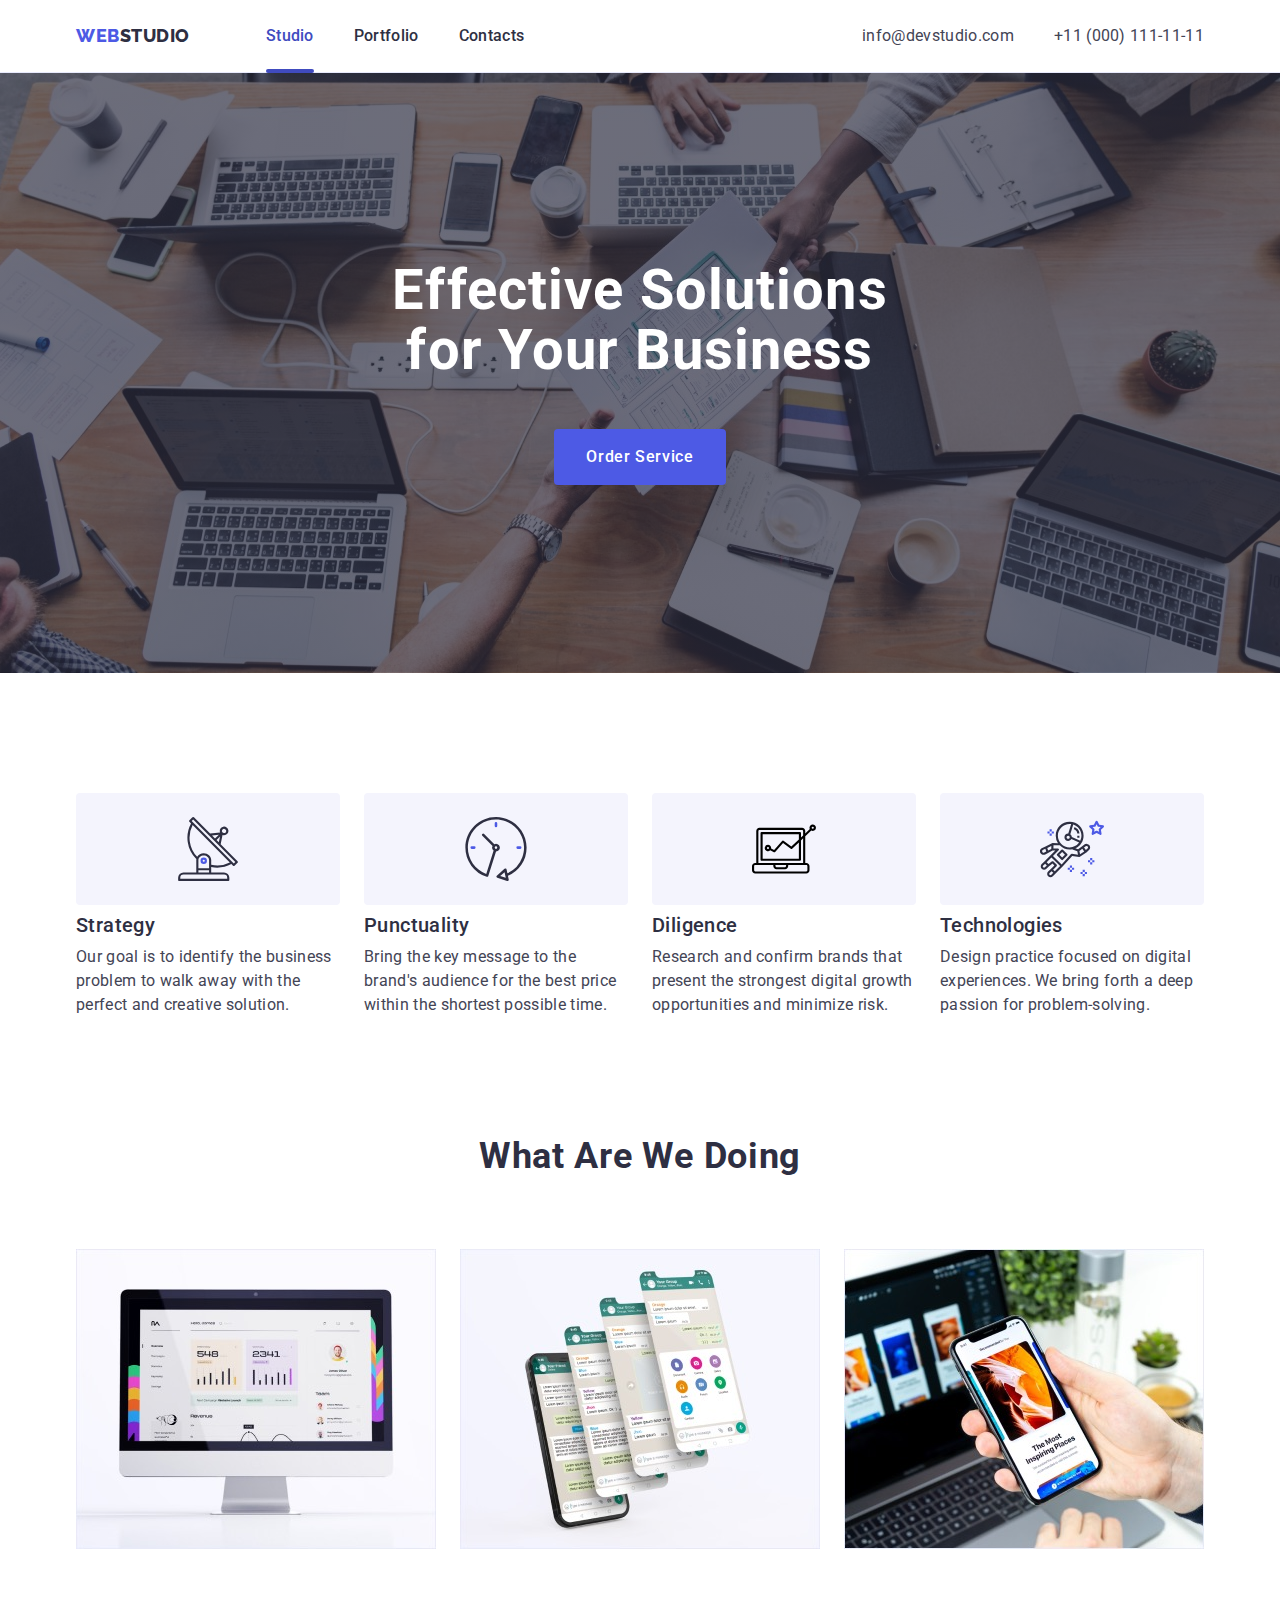
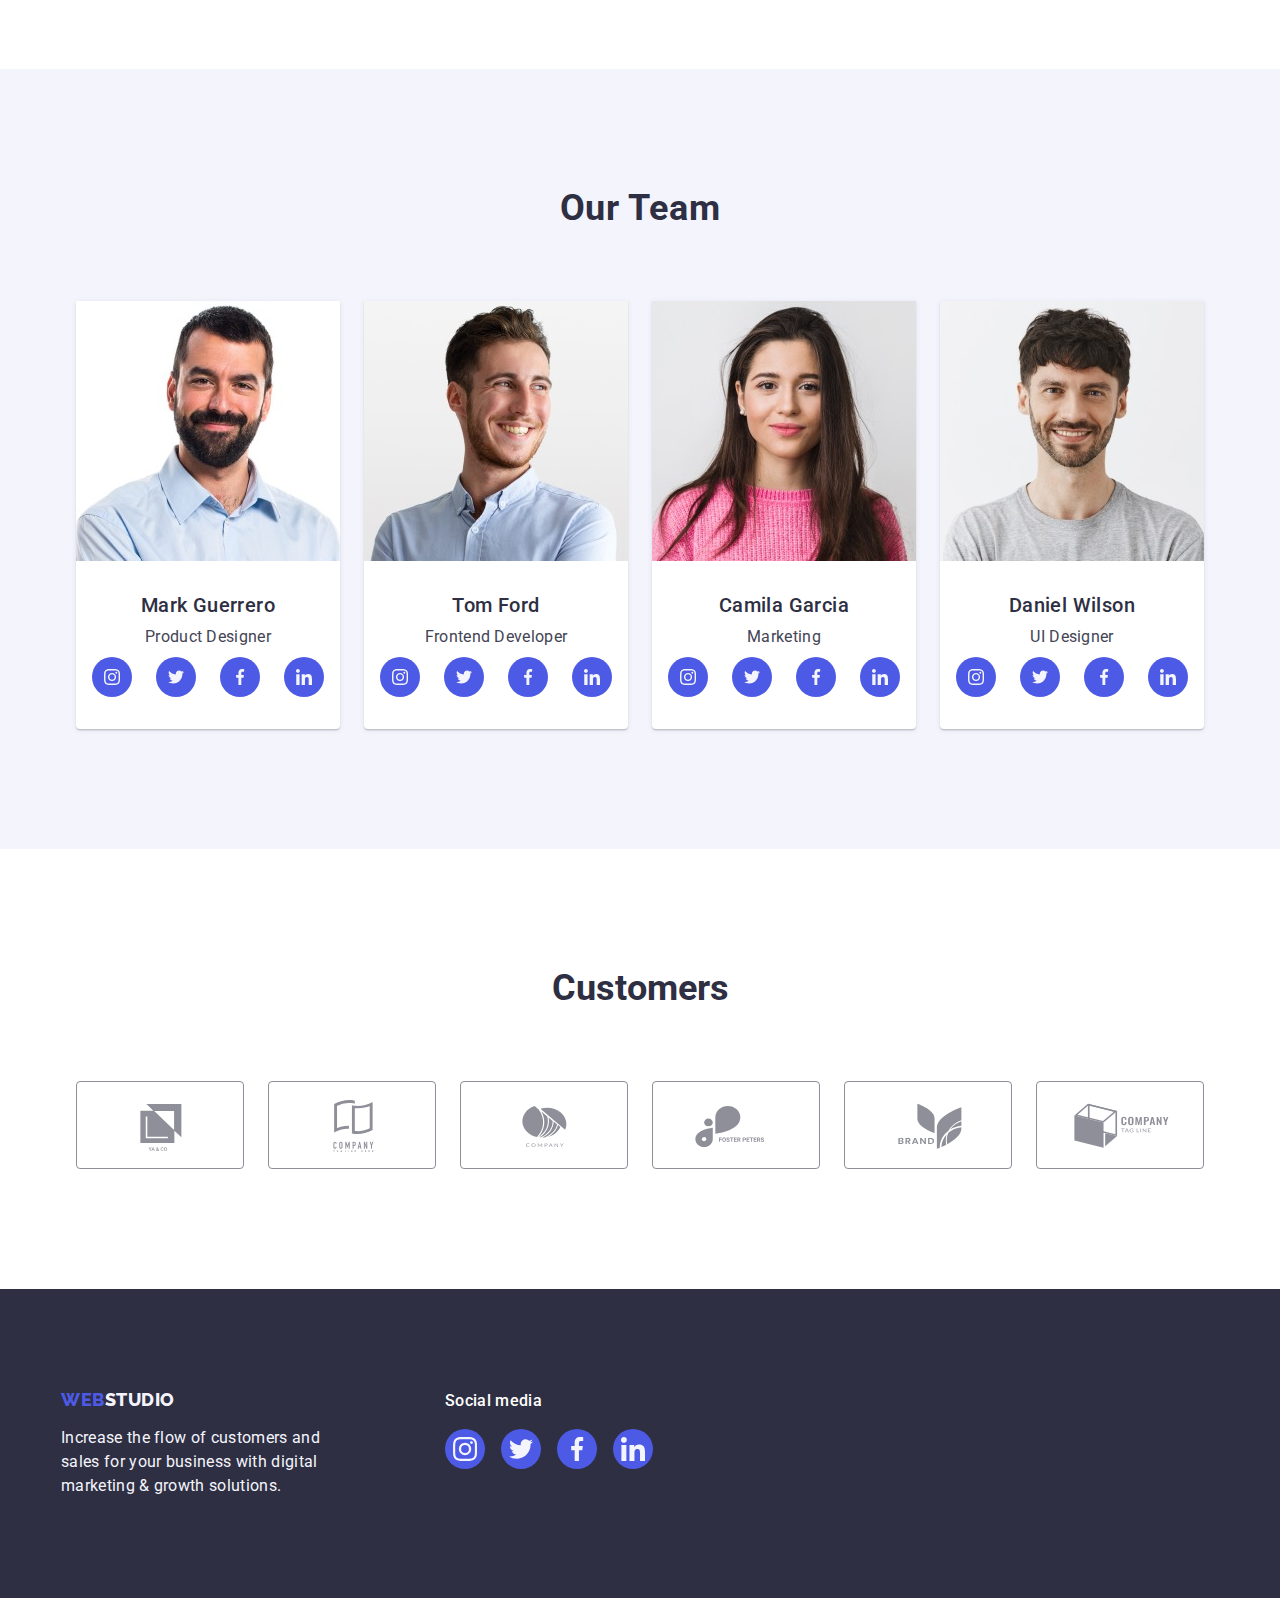
<file: index.html>
<!DOCTYPE html>
<html lang="en">
<head>
    <meta charset="UTF-8">
    <title>Document</title>
    <link rel="stylesheet" href="https://cdnjs.cloudflare.com/ajax/libs/modern-normalize/1.0.0/modern-normalize.min.css">
    <link rel="stylesheet" href="./css/styles.css"> 
    <link rel="preconnect" href="https://fonts.googleapis.com">
    <link rel="preconnect" href="https://fonts.gstatic.com" crossorigin>
    <link rel="stylesheet" href="https://fonts.googleapis.com/css2?family=Raleway:wght@800&family=Roboto:wght@400;500;700;900&display=swap">
    <meta name="viewport" content="width=device-width, initial-scale=1.0">
</head>
 <body>
 <header class="main-header">
    <div class="navigation container">
        <nav class="navigation-main">
                <a class="logo link" href="./index.html">Web<span class="spn-1">Studio</span></a>
                <ul class="list-menu">
                    <li><a class="main-studio link-menu link-menu-active" href="./index.html">Studio</a></li>
                    <li><a class="main-studio link-menu" href="./portfolio.html">Portfolio</a></li>
                    <li><a class="main-studio link-menu" href="">Contacts</a></li>
                </ul>
        </nav>
        <address class="header_adr-one">
            <ul class="header_adr-one-list">
                <li class="header_adr-one-list">
                    <a class="mail-to link" href="mailto:info@devstudio.com">info@devstudio.com</a>
                </li>
                <li class="header_adr-one-list">
                    <a class="mail-to link" href="tel:+110001111111">+11 (000) 111-11-11</a>
                </li>
            </ul>
        </address>
    </div>
 </header>
    <main>
    <section class="section-one">
        <div class="container">
        <h1 class="first-header-main">Effective Solutions for Your Business</h1>
        <button data-modal-open type="button" class="main-button">Order Service</button>
        </div>
    </section>
    <section class="section-two">
        <div class="container">
        <h2 class="visually-hidden">przerwa</h2>
        <ul class="list strategy-list">
            <li class="section-two-list">
                <div class="section-two-icons">
                    <svg width="64" height="64">
                    <use href="./images/icons.svg#icon-antenna-1"></use>
                    </svg></div>
            <h3 class="list-point">Strategy</h3>
             <p class="main-paragraph">Our goal is to identify the business problem to walk away with the perfect and creative solution.</p>
            </li>
            <li class="section-two-list">
                <div class="section-two-icons"><svg width="64" height="64">
                        <use href="./images/icons.svg#icon-clock-1"></use>
                    </svg></div>
            <h3 class="list-point">Punctuality</h3>
             <p class="main-paragraph">Bring the key message to the brand's audience for the best price within the shortest possible time.</p>
            </li>
            <li class="section-two-list">
                <div class="section-two-icons"><svg width="64" height="64">
                        <use href="./images/icons.svg#icon-computer-1"></use>
                    </svg></div>
            <h3 class="list-point">Diligence</h3>
             <p class="main-paragraph">Research and confirm brands that present the strongest digital growth opportunities and minimize risk.</p>
            </li>
            <li class="section-two-list">
                <div class="section-two-icons"><svg width="64" height="64">
                        <use href="./images/icons.svg#icon-astronaut-1"></use>
                    </svg></div>
            <h3 class="list-point">Technologies</h3>
             <p class="main-paragraph"> Design practice focused on digital experiences. We bring forth a deep passion for problem-solving.</p>
            </li>
        </ul>
        </div>
    </section>
    <section class="section-three">
        <div class="container">
        <h2 class="what-are-we"> What are we doing</h2>
        <ul class="list">
        <li class="products-third-section"><img src="./images/computer_image_1.jpg" width="360" height="300" alt="iMac"></li>
        <li class="products-third-section"><img src="./images/computer_image_2.jpg" width="360" height="300" alt="Screen of multiple phones"></li>
        <li class="products-third-section"><img src="./images/computer_image_3.jpg" width="360" height="300" alt="iPhone"></li>
        </ul>
        </div>
    </section>
    <section class="section-four">
        <div class="container">
        <h2 class="our-team">Our Team</h2>
         <ul class="list">
            <li class="team-view">
                <img src="./images/team_card_1.jpg" width="264" height="260" alt="a man with beard in a blue shirt">
                <div class="employee-container"><h3 class="list-point list-point-central">Mark Guerrero</h3><p class="main-paragraph main-paragraph-central">Product Designer</p>
                <ul class="social-class list">
                 <li class="social-icons list">
                     <a href="" class="icons-sm link">
                        <svg class="svg-social" width="16" height="16">
                         <use href="./images/icons.svg#icon-instagram-2"></use>
                        </svg>
                    </a>
                </li>
                <li class="social-icons list">
                    <a href="" class="icons-sm link">
                        <svg class="svg-social" width="16" height="16">
                            <use href="./images/icons.svg#icon-twitter-1"></use>
                        </svg>
                    </a>
                </li>
                <li class="social-icons list">
                    <a href="" class="icons-sm link">
                        <svg class="svg-social" width="16" height="16">
                            <use href="./images/icons.svg#icon-facebook-1"></use>
                        </svg>
                    </a>
                </li>
                <li class="social-icons list">
                    <a href="" class="icons-sm link">
                        <svg class="svg-social" width="16" height="16">
                            <use href="./images/icons.svg#icon-linkedin-1"></use>
                        </svg>
                    </a>
                </li>
                </ul>
                </div>
             </li>
             <li class="team-view">
                <img src="./images/team_card_2.jpg" width="264" height="260" alt="a smiling man in a blue shirt">
                <div class="employee-container"><h3  class="list-point list-point-central">Tom Ford</h3><p class="main-paragraph main-paragraph-central">Frontend Developer</p><ul class="social-class list">
                    <li class="social-icons link">
                        <a href="" class="icons-sm link">
                            <svg class="svg-social" width="16" height="16">
                                <use href="./images/icons.svg#icon-instagram-2"></use>
                            </svg>
                        </a>
                    </li>
                    <li class="social-icons list">
                        <a href="" class="icons-sm link">
                            <svg class="svg-social" width="16" height="16">
                                <use href="./images/icons.svg#icon-twitter-1"></use>
                            </svg>
                        </a>
                    </li>
                    <li class="social-icons list">
                        <a href="" class="icons-sm link">
                            <svg class="svg-social" width="16" height="16">
                                <use href="./images/icons.svg#icon-facebook-1"></use>
                            </svg>
                        </a>
                    </li>
                    <li class="social-icons list">
                        <a href="" class="icons-sm link">
                            <svg class="svg-social" width="16" height="16">
                                <use href="./images/icons.svg#icon-linkedin-1"></use>
                            </svg>
                        </a>
                    </li>
                </ul>
                </div>
             </li>
             <li class="team-view">
                <img src="./images/team_card_4.jpg" width="264" height="260" alt="a women in a pink blouse">
                <div class="employee-container"><h3 class="list-point list-point-central">Camila Garcia</h3><p class="main-paragraph main-paragraph-central">Marketing</p><ul class="social-class list">
                    <li class="social-icons list">
                        <a href="" class="icons-sm link">
                            <svg class="svg-social" width="16" height="16">
                                <use href="./images/icons.svg#icon-instagram-2"></use>
                            </svg>
                        </a>
                    </li>
                    <li class="social-icons list">
                        <a href="" class="icons-sm link">
                            <svg class="svg-social" width="16" height="16">
                                <use href="./images/icons.svg#icon-twitter-1"></use>
                            </svg>
                        </a>
                    </li>
                    <li class="social-icons list">
                        <a href="" class="icons-sm link">
                            <svg class="svg-social" width="16" height="16">
                                <use href="./images/icons.svg#icon-facebook-1"></use>
                            </svg>
                        </a>
                    </li>
                    <li class="social-icons list">
                        <a href="" class="icons-sm link">
                            <svg class="svg-social" width="16" height="16">
                                <use href="./images/icons.svg#icon-linkedin-1"></use>
                            </svg>
                        </a>
                    </li>
                </ul>
                </div>
             </li>
             <li class="team-view">
                <img src="./images/team_card_3.jpg" width="264" height="260" alt="a smiling man in a gray shirt">
                <div class="employee-container"><h3 class="list-point list-point-central">Daniel Wilson</h3><p class="main-paragraph main-paragraph-central">UI Designer</p><ul class="social-class list">
                    <li class="social-icons list">
                        <a href="" class="icons-sm link">
                            <svg class="svg-social" width="16" height="16">
                                <use href="./images/icons.svg#icon-instagram-2"></use>
                            </svg>
                        </a>
                    </li>
                    <li class="social-icons list">
                        <a href="" class="icons-sm link">
                            <svg class="svg-social" width="16" height="16">
                                <use href="./images/icons.svg#icon-twitter-1"></use>
                            </svg>
                        </a>
                    </li>
                    <li class="social-icons list">
                        <a href="" class="icons-sm link">
                            <svg class="svg-social" width="16" height="16">
                                <use href="./images/icons.svg#icon-facebook-1"></use>
                            </svg>
                        </a>
                    </li>
                    <li class="social-icons list">
                        <a href="" class="icons-sm link">
                            <svg class="svg-social" width="16" height="16">
                                <use href="./images/icons.svg#icon-linkedin-1"></use>
                            </svg>
                        </a>
                    </li>
                </ul>
                </div>
             </li>
         </ul>
        </div>
    </section>
    <section class="section-five">
    <div class="container">
      <h2 class="customers">Customers</h2>
      <ul class="customers-list list">
        <li class="customers-list-points list">
            <a href="" class="customers-link link">
                <svg class="customers-svg" width="104" height="56">
                    <use href="./images/icons.svg#icon-Logo"></use>
                </svg>
            </a>
        </li>
        <li class="customers-list-points list">
            <a href="" class="customers-link link">
                <svg class="customers-svg" width="104" height="56">
                    <use href="./images/icons.svg#icon-Logo-2"></use>
                </svg>
            </a>
        </li>
        <li class="customers-list-points list">
            <a href="" class="customers-link link">
                <svg class="customers-svg" width="104" height="56">
                    <use href="./images/icons.svg#icon-Logo-3"></use>
                </svg>
            </a>
        </li>
        <li class="customers-list-points list">
            <a href="" class="customers-link link">
                <svg class="customers-svg" width="104" height="56">
                    <use href="./images/icons.svg#icon-Logo-4"></use>
                </svg>
            </a>
        </li>
        <li class="customers-list-points list">
            <a href="" class="customers-link link">
                <svg class="customers-svg" width="104" height="56">
                    <use href="./images/icons.svg#icon-Logo-5"></use>
                </svg>
            </a>
        </li>
        <li class="customers-list-points list">
            <a href="" class="customers-link link">
                <svg class="customers-svg" width="104" height="56">
                    <use href="./images/icons.svg#icon-Logo-6"></use>
                </svg>
            </a>
        </li>
      </ul>
    </div>
    </section>
    </main>
 <footer class="footer">
    <div class="container footer-container">
        <div class="footer-logo">
      <a class="logo link footer-link" href="./index.html">Web<span class="spn-2">Studio</span></a>
      <p class="footer-paragraph">Increase the flow of customers and sales for your business with digital marketing & growth solutions.</p></div>
    <div class="footer-social">
        <p class="sm-paragraph">Social media</p>
        <ul class="footer-sm-list list">
            <li class="sm-footer-container">
                <a href="" class="footer-sm-link"><svg class="social-icon-footer" width="24" height="24">
                        <use href="./images/icons.svg#icon-instagram-2"></use>
                    </svg>
                </a>
            </li>
            <li class="sm-footer-container">
                <a href="" class="footer-sm-link"><svg class="social-icon-footer" width="24" height="24">
                        <use href="./images/icons.svg#icon-twitter-1"></use>
                    </svg>
                </a>
            </li>
            <li class="sm-footer-container">
                <a href="" class="footer-sm-link"><svg class="social-icon-footer" width="24" height="24">
                        <use href="./images/icons.svg#icon-facebook-1"></use>
                    </svg>
                </a>
            </li>
            <li class="sm-footer-container">
                <a href="" class="footer-sm-link"><svg class="social-icon-footer" width="24" height="24">
                        <use href="./images/icons.svg#icon-linkedin-1"></use>
                    </svg>
                </a>
            </li>
        </ul>
    </div>
    </div>
 </footer>
 <div class="modal-class is-hidden" data-modal>
    <div class="modal-window">
        <button type="button" class="modal-button" data-modal-close>
        <svg class="modal-svg" width="8" height="8">
            <use href="./images/icons.svg#icon-Vector-X"></use>
        </svg>
 </button>
  </div>
 </div>
  <script src="./js/modal.js"></script>
</body>
</html>
</file>
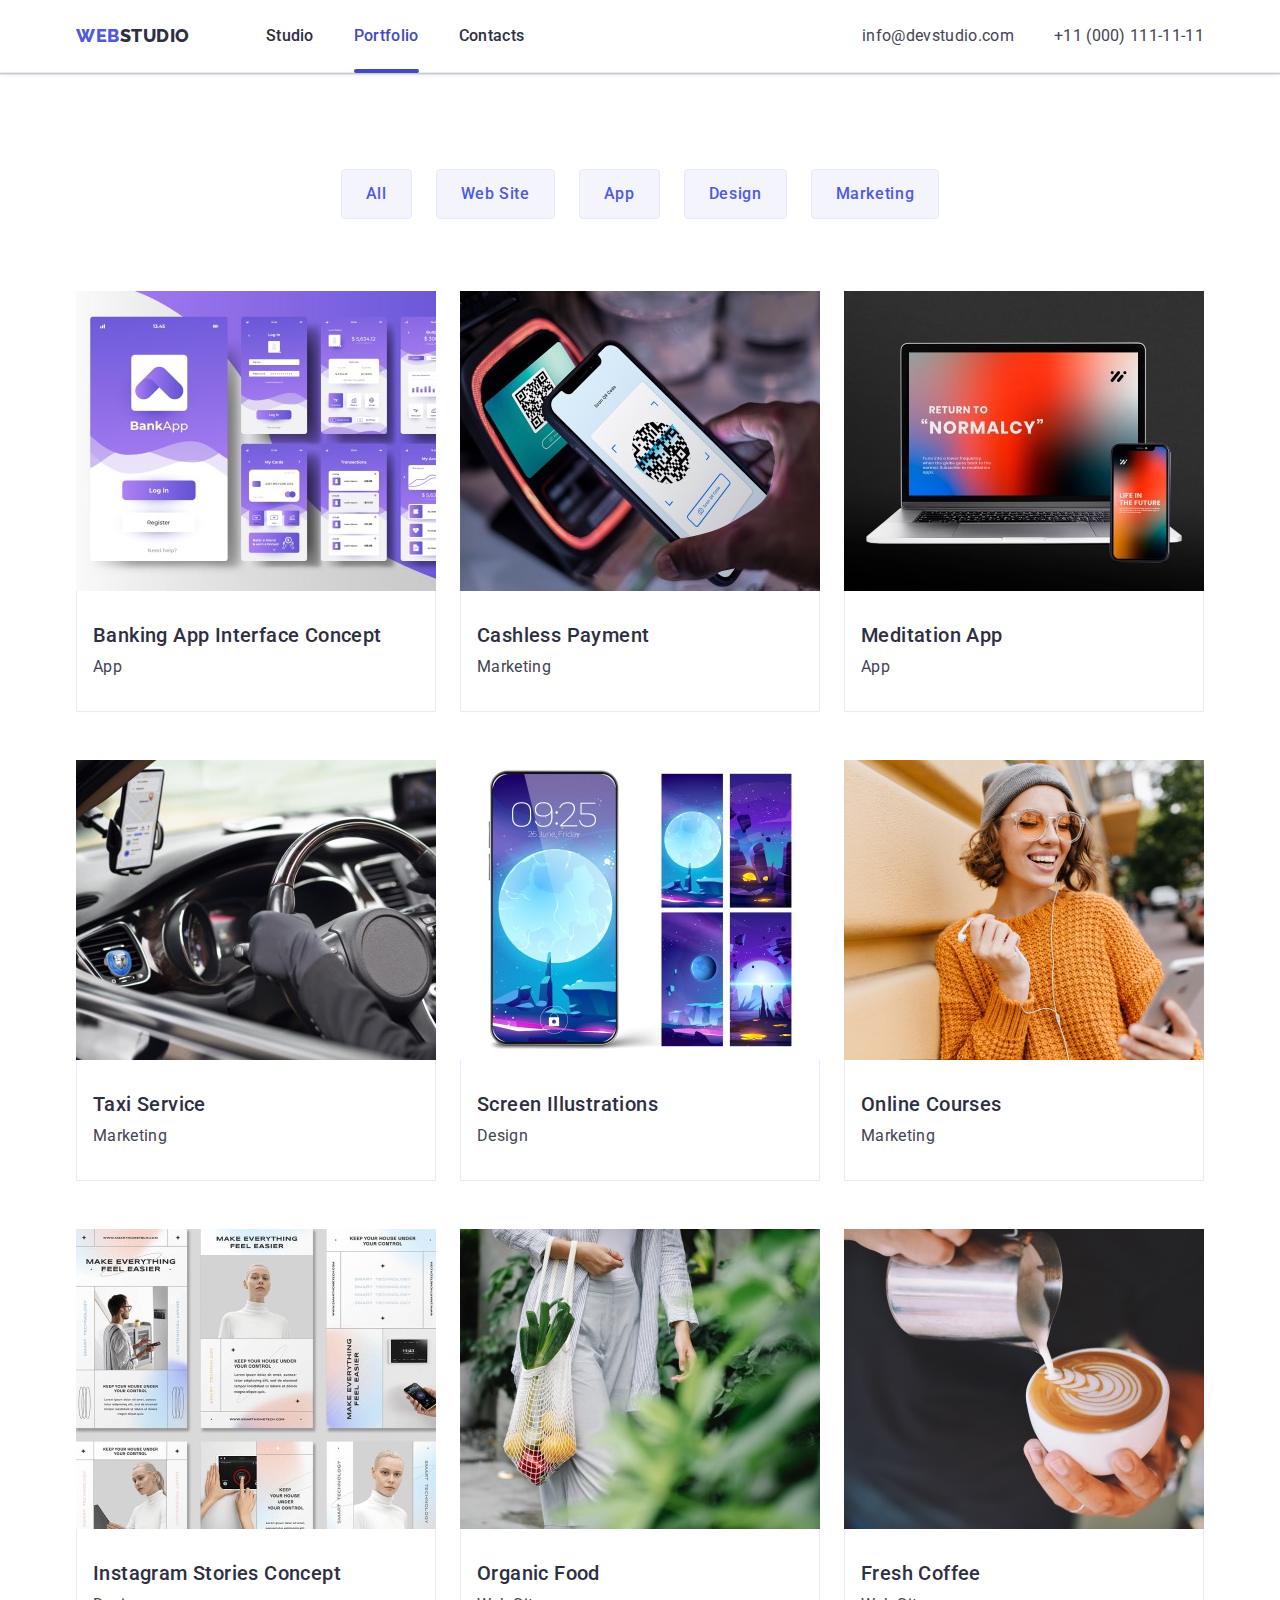
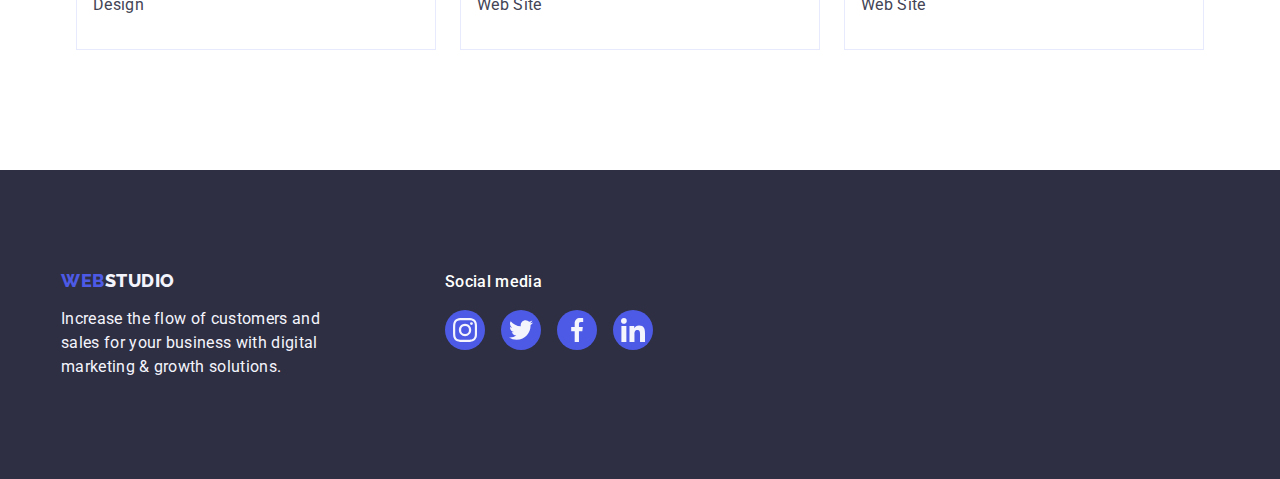
<file: portfolio.html>
<!DOCTYPE html>
<html lang="en">
<head>
    <meta charset="UTF-8">
    <title>Document</title>
    <link rel="stylesheet" href="https://cdnjs.cloudflare.com/ajax/libs/modern-normalize/1.0.0/modern-normalize.min.css">
    <link rel="stylesheet" href="./css/styles.css">
    <link rel="preconnect" href="https://fonts.googleapis.com">
    <link rel="preconnect" href="https://fonts.gstatic.com" crossorigin>
    <link rel="stylesheet" href="https://fonts.googleapis.com/css2?family=Raleway:wght@800&family=Roboto:wght@400;500;700;900&display=swap">
    <meta name="viewport" content="width=device-width, initial-scale=1.0">
</head>
 <body>
 <header class="main-header">
     <div class="navigation container">
          <nav class="navigation-main">
                    <a class="logo link" href="./index.html">Web<span class="spn-1">Studio</span></a>
                    <ul class="list-menu">
                         <li><a class="main-studio link-menu" href="./index.html">Studio</a></li>
                         <li><a class="main-studio link-menu link-menu-active" href="./portfolio.html">Portfolio</a></li>
                         <li><a class="main-studio link-menu" href="">Contacts</a></li>
                    </ul>
          </nav>
          <address class="header_adr-one">
               <ul class="header_adr-one-list">
                    <li class="header_adr-one-list">
                         <a class="mail-to link" href="mailto:info@devstudio.com">info@devstudio.com</a>
                    </li>
                    <li class="header_adr-one-list">
                         <a class="mail-to link" href="tel:+110001111111">+11 (000) 111-11-11</a>
                    </li>
               </ul>
          </address>
     </div>
 </header>
    <main class="main-section">
        <section class="portfolio-section-one">
          <div class="container">
            <h1 class="visually-hidden">przerwa</h1>
                <ul class="list-buttons">
                      <li class="list-portfolio"><button type="button" class="filter-button">All</button></li>
                      <li class="list-portfolio"><button type="button" class="filter-button">Web Site</button></li>
                      <li class="list-portfolio"><button type="button" class="filter-button">App</button></li>
                      <li class="list-portfolio"><button type="button" class="filter-button">Design</button></li>
                      <li class="list-portfolio"><button type="button" class="filter-button">Marketing</button></li>
                </ul>
     <ul class="list-portfolio-two">
           <li class="list-portfolio-two-details">
           <a href="" class="link portfolio-images-link">
               <div class="image-boxes">
                <img src="./images/portfolio_1.jpg" width="360" height="300" alt="bank app visual"/>
               <p class="portfolio-boxes-description">14 Stylish and User-Friendly App Design Concepts · Task Manager App · Calorie Tracker App · Exotic Fruit Ecommerce App ·
              Cloud Storage App</p>
            </div>
           <div class="app-container">
           <h2 class="portfolio-images-dsc">Banking App Interface Concept</h2>
           <p class="portfolio-images-additional-text">App</p>
          </div>
        </a>
       </li>
       <li class="list-portfolio-two-details">
        <a href="" class="link portfolio-images-link">
          <div class="image-boxes">
          <img src="./images/portfolio_2.jpg" width="360" height="300" alt="scanning a qr code with the phone"/>
          <p class="portfolio-boxes-description">14 Stylish and User-Friendly App Design Concepts · Task Manager App · Calorie Tracker App · Exotic Fruit Ecommerce App ·
          Cloud Storage App</p>
          </div>
          <div class="app-container">
             <h2 class="portfolio-images-dsc">Cashless Payment</h2>
             <p class="portfolio-images-additional-text">Marketing</p>
          </div>
        </a>
        </li>
       <li class="list-portfolio-two-details">
        <a href="" class="link portfolio-images-link">
          <div class="image-boxes">
          <img src="./images/portfolio_3.jpg" width="360" height="300" alt="presentation of the computer and the phone"/>
          <p class="portfolio-boxes-description">14 Stylish and User-Friendly App Design Concepts · Task Manager App · Calorie Tracker App · Exotic Fruit Ecommerce App ·
          Cloud Storage App</p>
          </div>
          <div class="app-container">
             <h2 class="portfolio-images-dsc">Meditation App</h2>
             <p class="portfolio-images-additional-text">App</p>
          </div>
        </a>
       </li>
       <li class="list-portfolio-two-details">
         <a href="" class="link portfolio-images-link">
          <div class="image-boxes">
          <img src="./images/portfolio_4.jpg" width="360" height="300" alt="driving a car with phone-navigation" />
          <p class="portfolio-boxes-description">14 Stylish and User-Friendly App Design Concepts · Task Manager App · Calorie Tracker App · Exotic Fruit Ecommerce App ·
          Cloud Storage App</p>
          </div>
          <div class="app-container">
             <h2 class="portfolio-images-dsc">Taxi Service</h2>
             <p class="portfolio-images-additional-text">Marketing</p> 
          </div>
        </a>
        </li>
       <li class="list-portfolio-two-details">
        <a href="" class="link portfolio-images-link">
          <div class="image-boxes">
          <img src="./images/portfolio_5.jpg" width="360" height="300" alt="driving a car with phone-navigation" />
          <p class="portfolio-boxes-description">14 Stylish and User-Friendly App Design Concepts · Task Manager App · Calorie Tracker App · Exotic Fruit Ecommerce App ·
          Cloud Storage App</p>
          </div>
          <div class="app-container">
             <h2 class="portfolio-images-dsc">Screen Illustrations</h2>
             <p class="portfolio-images-additional-text">Design</p>
          </div>
        </a>
       </li>
       <li class="list-portfolio-two-details">
        <a href="" class="link portfolio-images-link">
          <div class="image-boxes">
          <img src="./images/portfolio_6.jpg" width="360" height="300" alt="smiling girl in a honey color swater and earohones"/>
          <p class="portfolio-boxes-description">14 Stylish and User-Friendly App Design Concepts · Task Manager App · Calorie Tracker App · Exotic Fruit Ecommerce App ·
          Cloud Storage App</p>
          </div>
          <div class="app-container">
             <h2 class="portfolio-images-dsc">Online Courses</h2>
            <p class="portfolio-images-additional-text">Marketing</p>
          </div>
        </a>
       </li>
       <li class="list-portfolio-two-details">
        <a href="" class="link portfolio-images-link">
          <div class="image-boxes">
          <img src="./images/portfolio_7.jpg" width="360" height="300" alt="visual presentations of application screens"/>
          <p class="portfolio-boxes-description">14 Stylish and User-Friendly App Design Concepts · Task Manager App · Calorie Tracker App · Exotic Fruit Ecommerce App ·
          Cloud Storage App</p>
          </div>
          <div class="app-container">
             <h2 class="portfolio-images-dsc">Instagram Stories Concept</h2>
             <p class="portfolio-images-additional-text">Design</p>
          </div>
        </a>
        </li>
       <li class="list-portfolio-two-details">
        <a href="" class="link portfolio-images-link">
          <div class="image-boxes">
          <img src="./images/portfolio_8.jpg" width="360" height="300" alt="a lady walking with a bag od vegetables" />
          <p class="portfolio-boxes-description">14 Stylish and User-Friendly App Design Concepts · Task Manager App · Calorie Tracker App · Exotic Fruit Ecommerce App ·
          Cloud Storage App</p>
          </div>
          <div class="app-container">
             <h2 class="portfolio-images-dsc">Organic Food</h2>
             <p class="portfolio-images-additional-text">Web Site</p>
          </div>
        </a>
       </li>
       <li class="list-portfolio-two-details">
        <a href="" class="link portfolio-images-link">
          <div class="image-boxes">
          <img src="./images/portfolio_9.jpg" width="360" height="300" alt="latte art" />
          <p class="portfolio-boxes-description">14 Stylish and User-Friendly App Design Concepts · Task Manager App · Calorie Tracker App · Exotic Fruit Ecommerce App ·
          Cloud Storage App</p>
          </div>
          <div class="app-container">
             <h2 class="portfolio-images-dsc">Fresh Coffee</h2>
             <p class="portfolio-images-additional-text">Web Site</p>
          </div>
        </a>
        </li>
       </ul>
      </div>
    </section>
    </main>
  <footer class="footer">
    <div class="container footer-container">
      <div class="footer-logo">
        <a class="logo link footer-link" href="./index.html">Web<span class="spn-2">Studio</span></a>
        <p class="footer-paragraph">Increase the flow of customers and sales for your business with digital marketing &
          growth solutions.</p></div>
      <div class="footer-social">
        <p class="sm-paragraph">Social media</p>
        <ul class="footer-sm-list list">
          <li class="sm-footer-container">
            <a href="" class="footer-sm-link"><svg class="social-icon-footer" width="24" height="24">
                <use href="./images/icons.svg#icon-instagram-2"></use>
              </svg>
            </a>
          </li>
          <li class="sm-footer-container">
            <a href="" class="footer-sm-link"><svg class="social-icon-footer" width="24" height="24">
                <use href="./images/icons.svg#icon-twitter-1"></use>
              </svg>
            </a>
          </li>
          <li class="sm-footer-container">
            <a href="" class="footer-sm-link"><svg class="social-icon-footer" width="24" height="24">
                <use href="./images/icons.svg#icon-facebook-1"></use>
              </svg>
            </a>
          </li>
          <li class="sm-footer-container">
            <a href="" class="footer-sm-link"><svg class="social-icon-footer" width="24" height="24">
                <use href="./images/icons.svg#icon-linkedin-1"></use>
              </svg>
            </a>
          </li>
        </ul>
       </div>
      </div>
  </footer>
 </body>
</html>
</file>
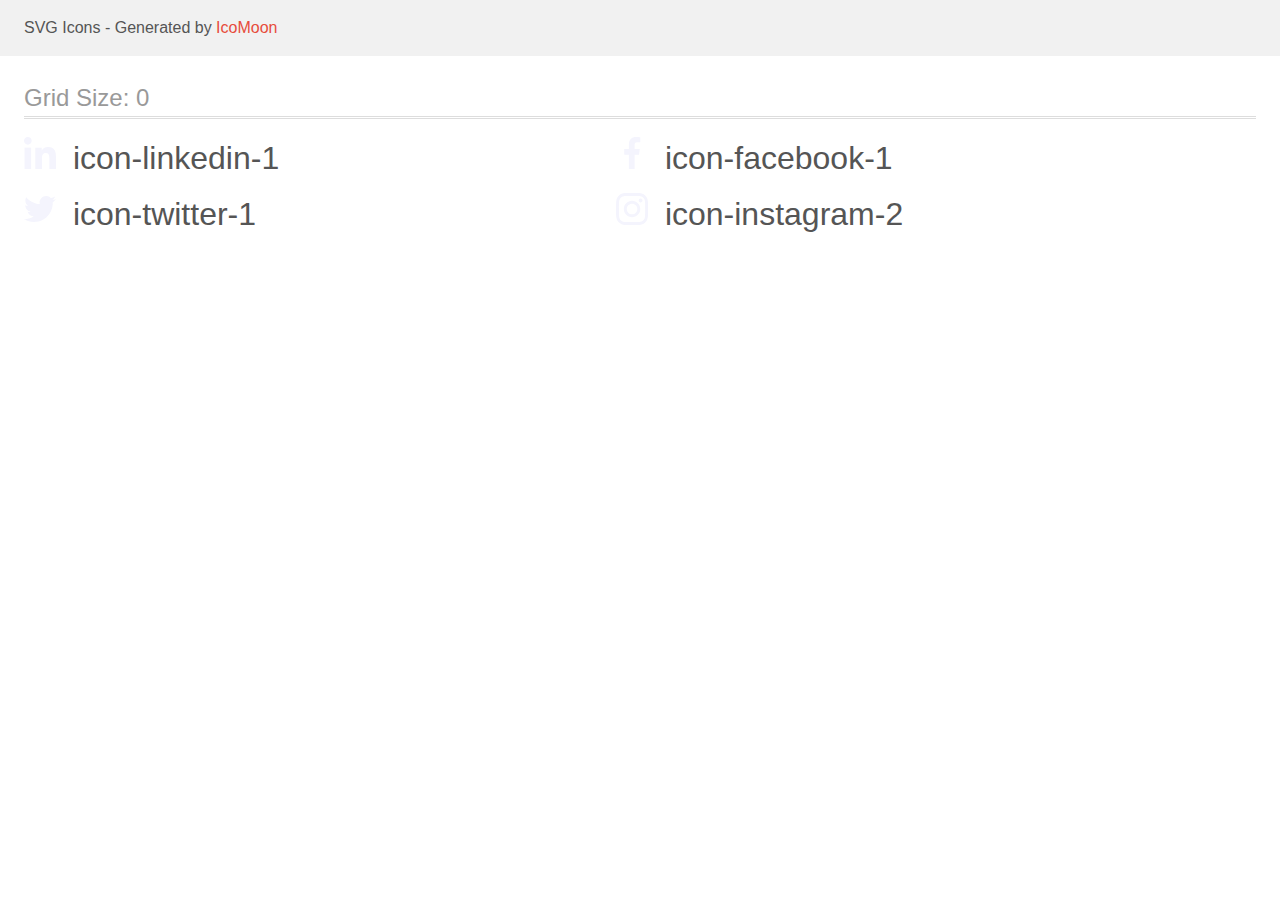
<file: images/icomoon/demo.html>
<!doctype html>
<html>
<head>
    <title>IcoMoon - SVG Icons</title>
    <meta charset="utf-8">
    <meta name="viewport" content="width=device-width, initial-scale=1">
    <link rel="stylesheet" href="demo-files/demo.css">
    <link rel="stylesheet" href="style.css">
</head>
<body>
<svg aria-hidden="true" style="position: absolute; width: 0; height: 0; overflow: hidden;" version="1.1" xmlns="http://www.w3.org/2000/svg" xmlns:xlink="http://www.w3.org/1999/xlink">
<defs>
<symbol id="icon-linkedin-1" viewBox="0 0 32 32">
<path fill="#f4f4fd" style="fill: var(--color1, #f4f4fd)" d="M31.992 32v-0.001h0.008v-11.736c0-5.741-1.236-10.164-7.948-10.164-3.227 0-5.392 1.771-6.276 3.449h-0.093v-2.913h-6.364v21.364h6.627v-10.579c0-2.785 0.528-5.479 3.977-5.479 3.399 0 3.449 3.179 3.449 5.657v10.401h6.62z"></path>
<path fill="#f4f4fd" style="fill: var(--color1, #f4f4fd)" d="M0.528 10.636h6.635v21.364h-6.635v-21.364z"></path>
<path fill="#f4f4fd" style="fill: var(--color1, #f4f4fd)" d="M3.843-0c-2.121 0-3.843 1.721-3.843 3.843s1.721 3.879 3.843 3.879c2.121 0 3.843-1.757 3.843-3.879-0.001-2.121-1.723-3.843-3.843-3.843v0z"></path>
</symbol>
<symbol id="icon-facebook-1" viewBox="0 0 32 32">
<path fill="#f4f4fd" style="fill: var(--color1, #f4f4fd)" d="M21.329 5.313h2.921v-5.088c-0.504-0.069-2.237-0.225-4.256-0.225-4.212 0-7.097 2.649-7.097 7.519v4.481h-4.648v5.688h4.648v14.312h5.699v-14.311h4.46l0.708-5.688h-5.169v-3.919c0.001-1.644 0.444-2.769 2.735-2.769z"></path>
</symbol>
<symbol id="icon-twitter-1" viewBox="0 0 32 32">
<path fill="#f4f4fd" style="fill: var(--color1, #f4f4fd)" d="M32 6.078c-1.19 0.522-2.458 0.868-3.78 1.036 1.36-0.812 2.398-2.088 2.886-3.626-1.268 0.756-2.668 1.29-4.16 1.588-1.204-1.282-2.92-2.076-4.792-2.076-3.632 0-6.556 2.948-6.556 6.562 0 0.52 0.044 1.020 0.152 1.496-5.454-0.266-10.28-2.88-13.522-6.862-0.566 0.982-0.898 2.106-0.898 3.316 0 2.272 1.17 4.286 2.914 5.452-1.054-0.020-2.088-0.326-2.964-0.808 0 0.020 0 0.046 0 0.072 0 3.188 2.274 5.836 5.256 6.446-0.534 0.146-1.116 0.216-1.72 0.216-0.42 0-0.844-0.024-1.242-0.112 0.85 2.598 3.262 4.508 6.13 4.57-2.232 1.746-5.066 2.798-8.134 2.798-0.538 0-1.054-0.024-1.57-0.090 2.906 1.874 6.35 2.944 10.064 2.944 12.072 0 18.672-10 18.672-18.668 0-0.29-0.010-0.57-0.024-0.848 1.302-0.924 2.396-2.078 3.288-3.406z"></path>
</symbol>
<symbol id="icon-instagram-2" viewBox="0 0 32 32">
<path fill="#f4f4fd" style="fill: var(--color1, #f4f4fd)" d="M31.969 9.408c-0.075-1.7-0.35-2.869-0.744-3.882-0.406-1.075-1.031-2.038-1.85-2.838-0.8-0.813-1.769-1.444-2.832-1.844-1.019-0.394-2.182-0.669-3.882-0.744-1.713-0.081-2.257-0.1-6.601-0.1s-4.888 0.019-6.595 0.094c-1.7 0.075-2.869 0.35-3.882 0.744-1.075 0.406-2.038 1.031-2.838 1.85-0.813 0.8-1.444 1.769-1.844 2.832-0.394 1.019-0.669 2.182-0.744 3.882-0.081 1.713-0.1 2.257-0.1 6.601s0.019 4.888 0.094 6.595c0.075 1.7 0.35 2.869 0.744 3.882 0.406 1.075 1.038 2.038 1.85 2.838 0.8 0.813 1.769 1.444 2.832 1.844 1.019 0.394 2.182 0.669 3.882 0.744 1.706 0.075 2.25 0.094 6.595 0.094s4.888-0.018 6.595-0.094c1.7-0.075 2.869-0.35 3.882-0.744 2.151-0.831 3.851-2.532 4.682-4.682 0.394-1.019 0.669-2.182 0.744-3.882 0.075-1.707 0.094-2.251 0.094-6.595s-0.006-4.888-0.081-6.595zM29.087 22.473c-0.069 1.563-0.331 2.407-0.55 2.969-0.538 1.394-1.644 2.501-3.038 3.038-0.563 0.219-1.413 0.481-2.969 0.55-1.688 0.075-2.194 0.094-6.464 0.094s-4.782-0.018-6.464-0.094c-1.563-0.069-2.407-0.331-2.969-0.55-0.694-0.256-1.325-0.663-1.838-1.194-0.531-0.519-0.938-1.144-1.194-1.838-0.219-0.563-0.481-1.413-0.55-2.969-0.075-1.688-0.094-2.194-0.094-6.464s0.019-4.782 0.094-6.464c0.069-1.563 0.331-2.407 0.55-2.969 0.256-0.694 0.663-1.325 1.2-1.838 0.519-0.531 1.144-0.938 1.838-1.194 0.563-0.219 1.413-0.481 2.969-0.55 1.688-0.075 2.194-0.094 6.464-0.094 4.276 0 4.782 0.019 6.464 0.094 1.563 0.069 2.407 0.331 2.969 0.55 0.694 0.256 1.325 0.662 1.838 1.194 0.531 0.519 0.938 1.144 1.194 1.838 0.219 0.563 0.481 1.413 0.55 2.969 0.075 1.688 0.094 2.194 0.094 6.464s-0.019 4.77-0.094 6.457z"></path>
<path fill="#f4f4fd" style="fill: var(--color1, #f4f4fd)" d="M16.059 7.782c-4.538 0-8.22 3.682-8.22 8.22s3.682 8.22 8.22 8.22c4.538 0 8.22-3.682 8.22-8.22s-3.682-8.22-8.22-8.22zM16.059 21.335c-2.944 0-5.332-2.388-5.332-5.332s2.388-5.332 5.332-5.332c2.944 0 5.332 2.388 5.332 5.332s-2.388 5.332-5.332 5.332z"></path>
<path fill="#f4f4fd" style="fill: var(--color1, #f4f4fd)" d="M26.524 7.457c0 1.060-0.859 1.919-1.919 1.919s-1.919-0.859-1.919-1.919c0-1.060 0.859-1.919 1.919-1.919s1.919 0.859 1.919 1.919z"></path>
</symbol>
</defs>
</svg>

<header class="bgc1 clearfix">
<div class="mhl">
    <p>SVG Icons - Generated by <a href="https://icomoon.io/app">IcoMoon</a></p>
</div>
</header>
    <div class="clearfix mhl ptl">
        <h1 class="mvm mtn fgc1">Grid Size: 0</h1>
        <div class="glyph fs1">
            <div class="clearfix pbs">
                <svg class="icon icon-linkedin-1"><use xlink:href="#icon-linkedin-1"></use></svg><span class="name"> icon-linkedin-1</span>
            </div>
        </div>
        <div class="glyph fs1">
            <div class="clearfix pbs">
                <svg class="icon icon-facebook-1"><use xlink:href="#icon-facebook-1"></use></svg><span class="name"> icon-facebook-1</span>
            </div>
        </div>
        <div class="glyph fs1">
            <div class="clearfix pbs">
                <svg class="icon icon-twitter-1"><use xlink:href="#icon-twitter-1"></use></svg><span class="name"> icon-twitter-1</span>
            </div>
        </div>
        <div class="glyph fs1">
            <div class="clearfix pbs">
                <svg class="icon icon-instagram-2"><use xlink:href="#icon-instagram-2"></use></svg><span class="name"> icon-instagram-2</span>
            </div>
        </div>
  </div>
<script defer src="svgxuse.js"></script>
</body>
</html>
</file>
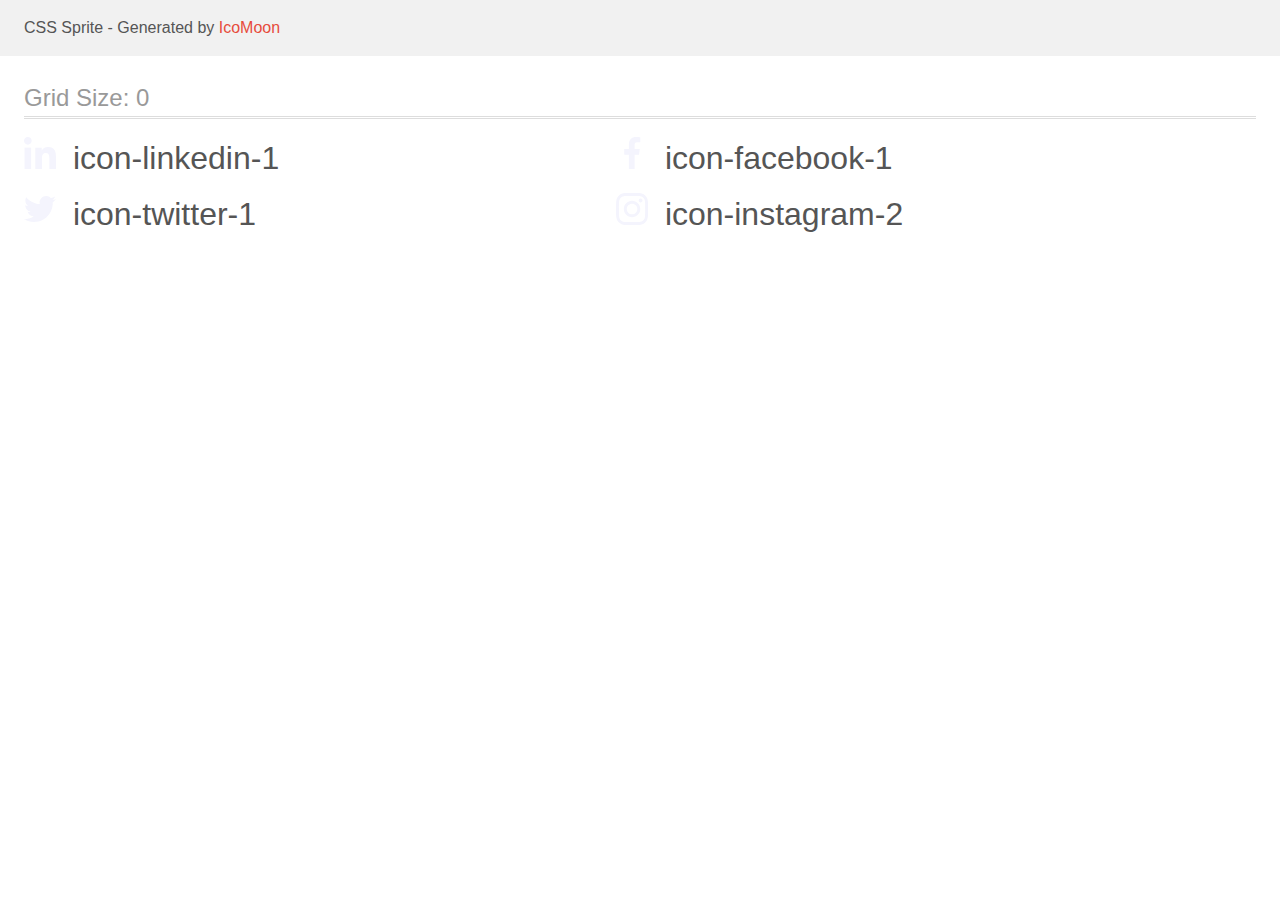
<file: images/icomoon/sprite/sprite.html>
<!doctype html>
<html>
<head>
    <title>CSS Sprite</title>
    <meta charset="utf-8">
    <meta name="viewport" content="width=device-width, initial-scale=1">
    <link href="sprite.css" rel="stylesheet">
</head>
<style>
    body {
        font-family: sans-serif;
        color: #555;
        margin: 0;
        line-height: 1.5;
    }
    a, a:visited {
        color: #e74c3c;
        text-decoration: none;
    }
    a:hover {
        box-shadow: 0 1px;
    }
    header {
        background: #F1F1F1;
    }
    p {
        margin: 1em 0;
    }
    h1 {
        font-size: 1.5em;
        font-weight: normal;
        margin: 1em 0 .75em;
        color: #999;
        box-shadow: 0 1px #ddd, 0 2px #fff, 0 3px #ddd;
    }
    .mhl {
        margin-left: 1.5em;
        margin-right: 1.5em;
    }
    .cell {
        float: left;
        margin-right: 1.5em;
        margin-bottom: .25em;
        width: 17em;
        overflow: hidden;
    }
    .cell span {
        margin-right: .25em;
    }
    .clearfix:before, .clearfix:after {
        content: " ";
        display: table;
    }
    .clearfix:after {
        clear: both;
    }
    .fs1 {
        font-size: 32px;
    }

</style>
<body>

<header class="clearfix">
    <p class="mhl">CSS Sprite - Generated by <a href="https://icomoon.io/app">IcoMoon</a></p>
</header>
    <div class="clearfix mhl">
        <h1>Grid Size: 0</h1>
        <div class="cell fs1">
            <span class="icon icon-linkedin-1"></span>
            icon-linkedin-1
        </div>
        <div class="cell fs1">
            <span class="icon icon-facebook-1"></span>
            icon-facebook-1
        </div>
        <div class="cell fs1">
            <span class="icon icon-twitter-1"></span>
            icon-twitter-1
        </div>
        <div class="cell fs1">
            <span class="icon icon-instagram-2"></span>
            icon-instagram-2
        </div>
  </div>

</body>
</html>
</file>
<file: css/styles.css>
* {
    box-sizing: border-box;
    margin: 0;
    padding: 0;
}

body {
    font-family: 'Roboto', sans-serif;
    color: var(--text);
    background-color: var(--background-color);
}

:root {
    --primary-brand: #4D5AE5;
    --background-color: #FFFFFF;
    --dark: #2e2f42;
    --default-buttons-text: #4d5ae5;
    --default-buttons-background: #f4f4fd;
    --pressed-state: #404bbf;
    --text: #434455;
    --success: #31D0AA;
    --subtle-text: #8E8F99;
    --accent: #E7E9FC;
    --light: #F4F4FD; 
    --modal-overlay: #2E2F42;
    --hero-background: #2E2F42;
    --white-background: #FFFFFF;
    --modal-background: #FCFCFC;
}

.logo {
    font-family: 'Raleway', sans-serif;
    font-weight: 800;
    font-size: 18px;
    line-height: 1.17;
    letter-spacing: 0.03em;
    text-transform: uppercase;
    color: var(--default-buttons-text);
    margin-right: 76px;
}

.section-one {
    background-color: var(--dark);
    padding: 188px 0;
    justify-content: space-between;
    background-image: linear-gradient(rgba(46, 47, 66, 0.7), rgba(46, 47, 66, 0.7)), url(../images/people-office_1.jpg);
    max-width: 1440px;
    background-repeat: no-repeat;
    background-position: center;
    background-size: cover;
    margin: 0 auto;
}

.first-header-main {
    font-size: 56px;
    text-align: center;
    line-height: 1.07;
    letter-spacing: 0.02em;
    color: var(--background-color);
    max-width: 496px;
    justify-content: center;
    margin: 0 auto;
}

.main-button {
    background-color: var(--default-buttons-text);
    font-family: 'Roboto',sans-serif;
    font-weight: 500;
    font-size: 16px;
    line-height: 1.5;
    letter-spacing: 0.04em;
    color: var(--background-color);
    display: block;
    min-width: 169px;
    height: 56px;
    border: none;
    border-radius: 4px;
    cursor: pointer;
    justify-content: center;
    margin: 0 auto;
    margin-top: 48px;
    word-wrap: break-word;
    padding: 16px 32px;
    transition: background-color 250ms cubic-bezier(0.4, 0, 0.2, 1);
}

.main-button:hover {
    background-color: var(--pressed-state);
}

.main-button:focus {
    background-color: var(--pressed-state);
    cursor: pointer;
}

.list-point {
    font-weight: 500;
    font-size: 20px;
    line-height: 1.2;
    letter-spacing: 0.02em;
    color: var(--dark);
    margin-bottom: 8px;
    margin-bottom: 8px;
}

.list-point-central {
    text-align: center;
    margin-bottom: 8px;
}


.main-paragraph {
    font-size: 16px;
    line-height: 1.5;
    letter-spacing: 0.02em;
    color: var(--text);
}

.main-paragraph-central {
    text-align: center;
}

.what-are-we {
    font-size: 36px;
    line-height: 1.11;
    text-align: center;
    letter-spacing: 0.02em;
    text-transform: capitalize;
    color: var(--dark);
    margin-bottom: 72px;
}

.section-four {
    background-color: var(--light);
}

.our-team {
    font-size: 36px;
    line-height: 1.11;
    text-align: center;
    letter-spacing: 0.02em;
    text-transform: capitalize;
    color: var(--dark);
    margin-bottom: 72px;
}

.team-view {
    background-color: var(--background-color);
    flex-basis: calc((100% - 72px) / 4);
    border-radius: 0px 0px 4px 4px;
    box-shadow: 0px 1px 6px rgba(46, 47, 66, 0.08),
        0px 1px 1px rgba(46, 47, 66, 0.16),
        0px 2px 1px rgba(46, 47, 66, 0.08);
}

.link {
    text-decoration: none;
}

.portfolio-images-link {
    display: block;
    transition: box-shadow 250ms cubic-bezier(0.4, 0, 0.2, 1);
}

.portfolio-images-link:hover {
    box-shadow: 0px 1px 6px rgba(46, 47, 66, 0.08),
        0px 1px 1px rgba(46, 47, 66, 0.16), 0px 2px 1px rgba(46, 47, 66, 0.08);
}

.portfolio-images-link:focus {
    box-shadow: 0px 1px 6px rgba(46, 47, 66, 0.08),
        0px 1px 1px rgba(46, 47, 66, 0.16), 0px 2px 1px rgba(46, 47, 66, 0.08);
}

.portfolio-images-link:hover .portfolio-boxes-description,
.portfolio-images-link:focus .portfolio-boxes-description {
    transform: translateY(0%);
}

.portfolio-boxes-description {
    transform: translateY(100%);
    transition: transform 250ms cubic-bezier(0.4, 0, 0.2, 1);
    position: absolute;
    top: 0;
    font-size: 16px;
    line-height: 1.5;
    letter-spacing: 0.02em;
    color: var(--light);
    padding: 40px 32px;
    background-color: var(--primary-brand);
    height: 100%;
    width: 100%;
}

.portfolio-boxes-description:hover,
.portfolio-boxes-description:focus {
    transform: translateY(0%);
}

.image-boxes {
    position: relative;
    overflow: hidden;
}

.header_adr-one {
    font-style: normal;
    display: flex;
    gap: 40px;
    align-items: center;
}

.header_adr-one-list {
    gap: 40px;
    display: flex;
}

.spn-1 {
    color: var(--dark);
}

.spn-2 {
    color: var(--default-buttons-background);
}

.list {
    list-style: none;
    gap: 24px;
    display: flex;
}

.list-buttons {
    justify-content: center;
    gap: 24px;
    margin-bottom: 72px;
    display: flex;
}

.list-portfolio {
    list-style: none;
    display: flex;
    justify-content: center;
    gap: 24px;
}

.main-studio {
    font-weight: 500;
    font-size: 16px;
    line-height: 1.5;
    letter-spacing: 0.02em;
    color: var(--dark);
    padding: 24px 0 24px;
}

.main-studio:hover {
    color: var(--pressed-state);
}

.main-studio:focus {
    color: var(--pressed-state);
}

.link-menu {
    text-decoration: none;
    display: inline-block;
    padding: 24px 0;
}

.link-menu-active {
    position: relative;
    color: var(--pressed-state);
    transition: color 250ms cubic-bezier(0.4, 0, 0.2, 1);
}

.link-menu-active::after {
    content: "";
    position: absolute;
    left: 0;
    bottom: -1px;
    height: 4px;
    background-color: var(--pressed-state);
    border-radius: 2px;
    width: 100%;
}

.mail-to {
    font-size: 16px;
    line-height: 1.5;
    letter-spacing: 0.02em;
    color: var(--text);
    text-align: match-parent;
    transition: color 250ms cubic-bezier(0.4, 0, 0.2, 1);;
}

.mail-to:hover { 
     color: var(--pressed-state);
}

.mail-to:focus {
     color: var(--pressed-state);
}

.section-two {
    padding: 120px 0;
}

.strategy-list {
   display: flex;
   gap: 24px;
}

.section-two-icons {
    display: flex;
    align-items: center;
    justify-content: center;
    height: 112px;
    background-color: var(--default-buttons-background);
    border-radius: 4px;
    margin-bottom: 8px;
}
.filter-button {
    font-family:'Roboto',sans-serif;
    font-weight: 500;
    font-size: 16px;
    line-height: 1.5;
    letter-spacing: 0.04em;
    color: var(--default-buttons-text);
    background-color: var(--light);
    padding: 12px 24px;
    border-radius: 4px;
    border: 1px solid var(--accent);
    transition: color 250ms cubic-bezier(0.4, 0, 0.2, 1),
        background-color 250ms cubic-bezier(0.4, 0, 0.2, 1),
        border-color 250ms cubic-bezier(0.4, 0, 0.2, 1),
        box-shadow 250ms cubic-bezier(0.4, 0, 0.2, 1);;
}

.filter-button:hover {
    background-color: var(--pressed-state);
    color: var(--background-color);
    border: 1px solid transparent;
    box-shadow: 0px 3px 1px rgba(0, 0, 0, 0.1),
        0px 2px 1px rgba(0, 0, 0, 0.08),
        0px 2px 2px rgba(0, 0, 0, 0.12);
}

.filter-button:focus {
   background-color: var(--pressed-state);
   color: var(--background-color);
   border: 1px solid transparent;
   box-shadow: 0px 3px 1px rgba(0, 0, 0, 0.1),
    0px 2px 1px rgba(0, 0, 0, 0.08),
    0px 2px 2px rgba(0, 0, 0, 0.12);
}

.filter-button:focus {
        cursor: pointer;
    }

.portfolio-images-dsc {
  font-weight: 500;
  font-size: 20px;
  line-height: 1.2;
  letter-spacing: 0.02em;
  color: var(--dark);
  margin-bottom: 8px;
}

.portfolio-images-additional-text {
    font-size: 16px;
    line-height: 1.5;
    letter-spacing: 0.02em;
    color: var(--text);

}
.footer {
    background-color: var(--dark);
    align-items: baseline;
    display: flex;
}

.footer .container {
    padding: 100px 0px;
}

.footer-paragraph {
    line-height: 1.5;
    color: var(--light);
    letter-spacing: 0.02em;
    max-width: 264px;
}

img {
    display: block;
}

.main-header {
    border-bottom: 1px solid var(--accent);
    box-shadow: 0px 2px 1px rgba(46, 47, 66, 0.08),
        0px 1px 1px rgba(46, 47, 66, 0.16),
        0px 1px 6px rgba(46, 47, 66, 0.08);
}

.navigation {
    display: flex;
    justify-content: space-between;
}

.container {
    width: 1158px;
    margin: 0 auto;
    padding: 0 15px 0 15px;
}

.navigation-main {
    display: flex;
    align-items: center;
}

.list-menu {
    list-style: none;
    display: flex;
    gap: 40px;
}


.visually-hidden {
    position: absolute;
    width: 1px;
    height: 1px;
    margin: -1px;
    border: 0;
    padding: 0;
    white-space: nowrap;
    clip-path: inset(100%);
    clip: rect(0 0 0 0);
    overflow: hidden;
}


.section-two-list {
    flex-basis: calc((100% - 72px)/4);
}

.section-three {
    padding-bottom: 120px;
}

.products-third-section {
    flex-basis: calc((100% - 3 * 16px) / 3);
}

.section-four {
    padding: 120px 0;
}

.employee-container {
    padding: 32px 0px;
}

.portfolio-header {
    border-bottom: 1px solid var(--accent);
}

.main-section {
    padding-top: 96px 0;
    padding-bottom: 120px 0;
}

.list-portfolio-two {
    display: flex;
    flex-wrap: wrap;
    column-gap: 24px;
    row-gap: 48px;
    list-style: none;
}

.list-portfolio-two-details {
    width: calc((100% - 48px) / 3);
}

.app-container {
    padding: 32px 16px;
    border: 1px solid var(--accent);
    border-top: none;
}

.portfolio-section-one {
    padding-top: 96px;
    padding-bottom: 120px;
}

/* Social icons */


.team-social-links > svg {
    display:block;
    width: 100%;
    height: 100%;
}

.social-class {
    display: flex;
    justify-content: center;
    gap: 24px;
    margin-top: 8px;
}

.social-icons {
    width: 40px;
    height: 40px;
}

.icons-sm {
    width: 100%;
    height: 100%;
    background-color: var(--primary-brand);
    border-radius: 50%;
    display: flex;
    align-items: center;
    justify-content: center;
    transition: background-color 250ms cubic-bezier(0.4, 0, 0.2, 1);
}

.icons-sm:hover, .icons-sm:focus {
    background-color: var(--pressed-state);
}

.svg-social {
    fill: var(--default-buttons-background);
}


/* Section five */

.section-five {
 padding: 120px 0 120px;
 text-align: center;
}

.customers {
    font-size: 36px;
    line-height: 1.11;
    color: var(--dark);
    margin-bottom: 72px;
    text-align: center;
}

.customers-list {
    display: flex;
    gap: 24px;
}

.customers-list-points {
    width: calc((100% - 120px)/6);
    height: 88px;
}

.customers-link {
    width: 100%;
    height: 100%;
    border: 1px solid #8E8F99;
    border-radius: 4px;
    display: flex;
    align-items: center;
    justify-content: center;
    color: var(--subtle-text);
    transition: border-color 250ms cubic-bezier(0.4, 0, 0.2, 1),
        color 250ms cubic-bezier(0.4, 0, 0.2, 1);;
}

.customers-link:hover, .customers-link:focus {
border-color: var(--pressed-state);
color: var(--pressed-state)
}

.customers-svg {
    fill: currentColor;
}

.footer-container {
    display: flex;
    align-items: baseline;
}


.footer-logo {
    margin-right: 120px;
}
.sm-paragraph {
 font-weight: 500;
 font-size: 16px;
 line-height: 1.5;
 letter-spacing: 0.02em;
 color: var(--background-color);
 margin-bottom: 16px;
}

.footer-sm-list {
    display: flex;
    gap: 16px;
}

.sm-footer-container {
    height: 40px;
    width: 40px;
}

.footer-sm-link {
   width: 100%;
   height: 100%;
   background-color: var(--primary-brand);
   border-radius: 50%;
   display: flex;
   align-items: center;
   justify-content: center;
   transition: background-color 250ms cubic-bezier(0.4, 0, 0.2, 1);;
}

.footer-sm-link:hover, .footer-sm-link:focus {
    background-color: var(--success);
}

.social-icon-footer {
    fill: var(--default-buttons-background);
}

.footer-social {
    display: block;
    line-height: 1.15;
}

.footer-link {
    display: inline-block;
    margin-bottom: 16px;
}

.modal-class {
    position: fixed;
    top: 0;
    left: 0;
    width: 100%;
    height: 100%;
    background-color: rgba(46, 47, 66, 0.4);
    transition: opacity 250ms cubic-bezier(0.4, 0, 0.2, 1), visibility 250ms cubic-bezier(0.4, 0, 0.2, 1);
}

.is-hidden {
    opacity: 0;
    visibility: hidden;
    pointer-events: none;
}

.modal-window {
    position: absolute;
    top:50%;
    left: 50%;
    transform: translate(-50%, -50%) scale(1);
    width: 408px;
    min-height: 584px;
    border-radius: 4px;
    background: var(--modal-background);
    box-shadow: 0px 1px 1px rgba(0, 0, 0, 0.14),
        0px 1px 3px rgba(0, 0, 0, 0.12),
        0px 2px 1px rgba(0, 0, 0, 0.2);
    transition: transform 250ms cubic-bezier(0.4, 0, 0.2, 1);
}

.modal-button {
    position: absolute;
    top: 24px;
    right: 24px;
    width: 24px;
    height: 24px;
    border-radius: 50%;
    display: flex;
    align-items: center;
    justify-content: center;
    background-color: var(--accent);
    padding: 0;
    border: 1px solid rgba(0, 0, 0, 0.1);
    cursor: pointer;
    transition: background-color 250ms cubic-bezier(0.4, 0, 0.2, 1), border 250ms cubic-bezier(0.4, 0, 0.2, 1);
}

.modal-button:hover,
.modal-button:focus {
    background-color: var(--pressed-state);
    border: none;
    fill: var(--white-background);
}

.modal-svg {
    transition: fill 250ms cubic-bezier(0.4, 0, 0.2, 1);
}
</file>
<file: images/icomoon/demo-files/demo.css>
body {
  padding: 0;
  margin: 0;
  font-family: sans-serif;
  font-size: 1em;
  line-height: 1.5;
  color: #555;
  background: #fff;
}
h1 {
  font-size: 1.5em;
  font-weight: normal;
  box-shadow: 0 1px #ddd, 0 2px #fff, 0 3px #ddd;
}
small {
  font-size: .66666667em;
}
a {
  color: #e74c3c;
  text-decoration: none;
}
a:hover, a:focus {
  box-shadow: 0 1px #e74c3c;
}
.bshadow0, input {
  box-shadow: inset 0 -2px #e7e7e7;
}
input:hover {
  box-shadow: inset 0 -2px #ccc;
}
input, fieldset {
  font-size: 1em;
  margin: 0;
  padding: 0;
  border: 0;
}
input {
  color: inherit;
  line-height: 1.5;
  height: 1.5em;
  padding: .25em 0;
}
input:focus {
  outline: none;
  box-shadow: inset 0 -2px #449fdb;
}
.glyph {
  font-size: 16px;
  margin-right: 1.5em;
  float: left;
  width: 17em;
}
svg {
  color: #000;
}
.liga {
  width: 80%;
  width: calc(100% - 2.5em);
}
.talign-right {
  text-align: right;
}
.talign-center {
  text-align: center;
}
.bgc1 {
  background: #f1f1f1;
}
.fgc0 {
  color: #000;
}
.fgc1 {
  color: #999;
}
p {
  margin-top: 1em;
  margin-bottom: 1em;
}
.mvm {
  margin-top: .75em;
  margin-bottom: .75em;
}
.mtn {
  margin-top: 0;
}
.mtl, .mal {
  margin-top: 1.5em;
}
.mbl, .mal {
  margin-bottom: 1.5em;
}
.mal, .mhl {
  margin-left: 1.5em;
  margin-right: 1.5em;
}
.mhmm {
  margin-left: 1em;
  margin-right: 1em;
}
.ptl {
  padding-top: 1.5em;
}
.pbs, .pvs {
  padding-bottom: .25em;
}
.pvs, .pts {
  padding-top: .25em;
}
.unit {
  float: left;
}
.unitRight {
  float: right;
}
.size1of2 {
  width: 50%;
}
.size1of1 {
  width: 100%;
}
.clearfix:before, .clearfix:after {
  content: " ";
  display: table;
}
.clearfix:after {
  clear: both;
}
.hidden-true {
  display: none;
}
.textbox0 {
  width: 3em;
  background: #f1f1f1;
  padding: .25em .5em;
  line-height: 1.5;
  height: 1.5em;
}
.fs0 {
  font-size: 16px;
}
.fs1 {
  font-size: 32px;
}
.name {
  margin-left: .25em;
}
</file>
<file: images/icomoon/style.css>
.icon {
  display: inline-block;
  width: 1em;
  height: 1em;
  stroke-width: 0;
  stroke: currentColor;
  fill: currentColor;
}

/* ==========================================
Single-colored icons can be modified like so:
.icon-name {
  font-size: 32px;
  color: red;
}
========================================== */
</file>
<file: images/icomoon/sprite/sprite.css>
.icon {
  display: inline-block;
  background-repeat: no-repeat;
  background-image: url(sprite.svg);
}
.icon-linkedin-1 {
  width: 32px;
  height: 32px;
  background-position: 0 0;
}
.icon-facebook-1 {
  width: 32px;
  height: 32px;
  background-position: -48px 0;
}
.icon-twitter-1 {
  width: 32px;
  height: 32px;
  background-position: -96px 0;
}
.icon-instagram-2 {
  width: 32px;
  height: 32px;
  background-position: -144px 0;
}
</file>
